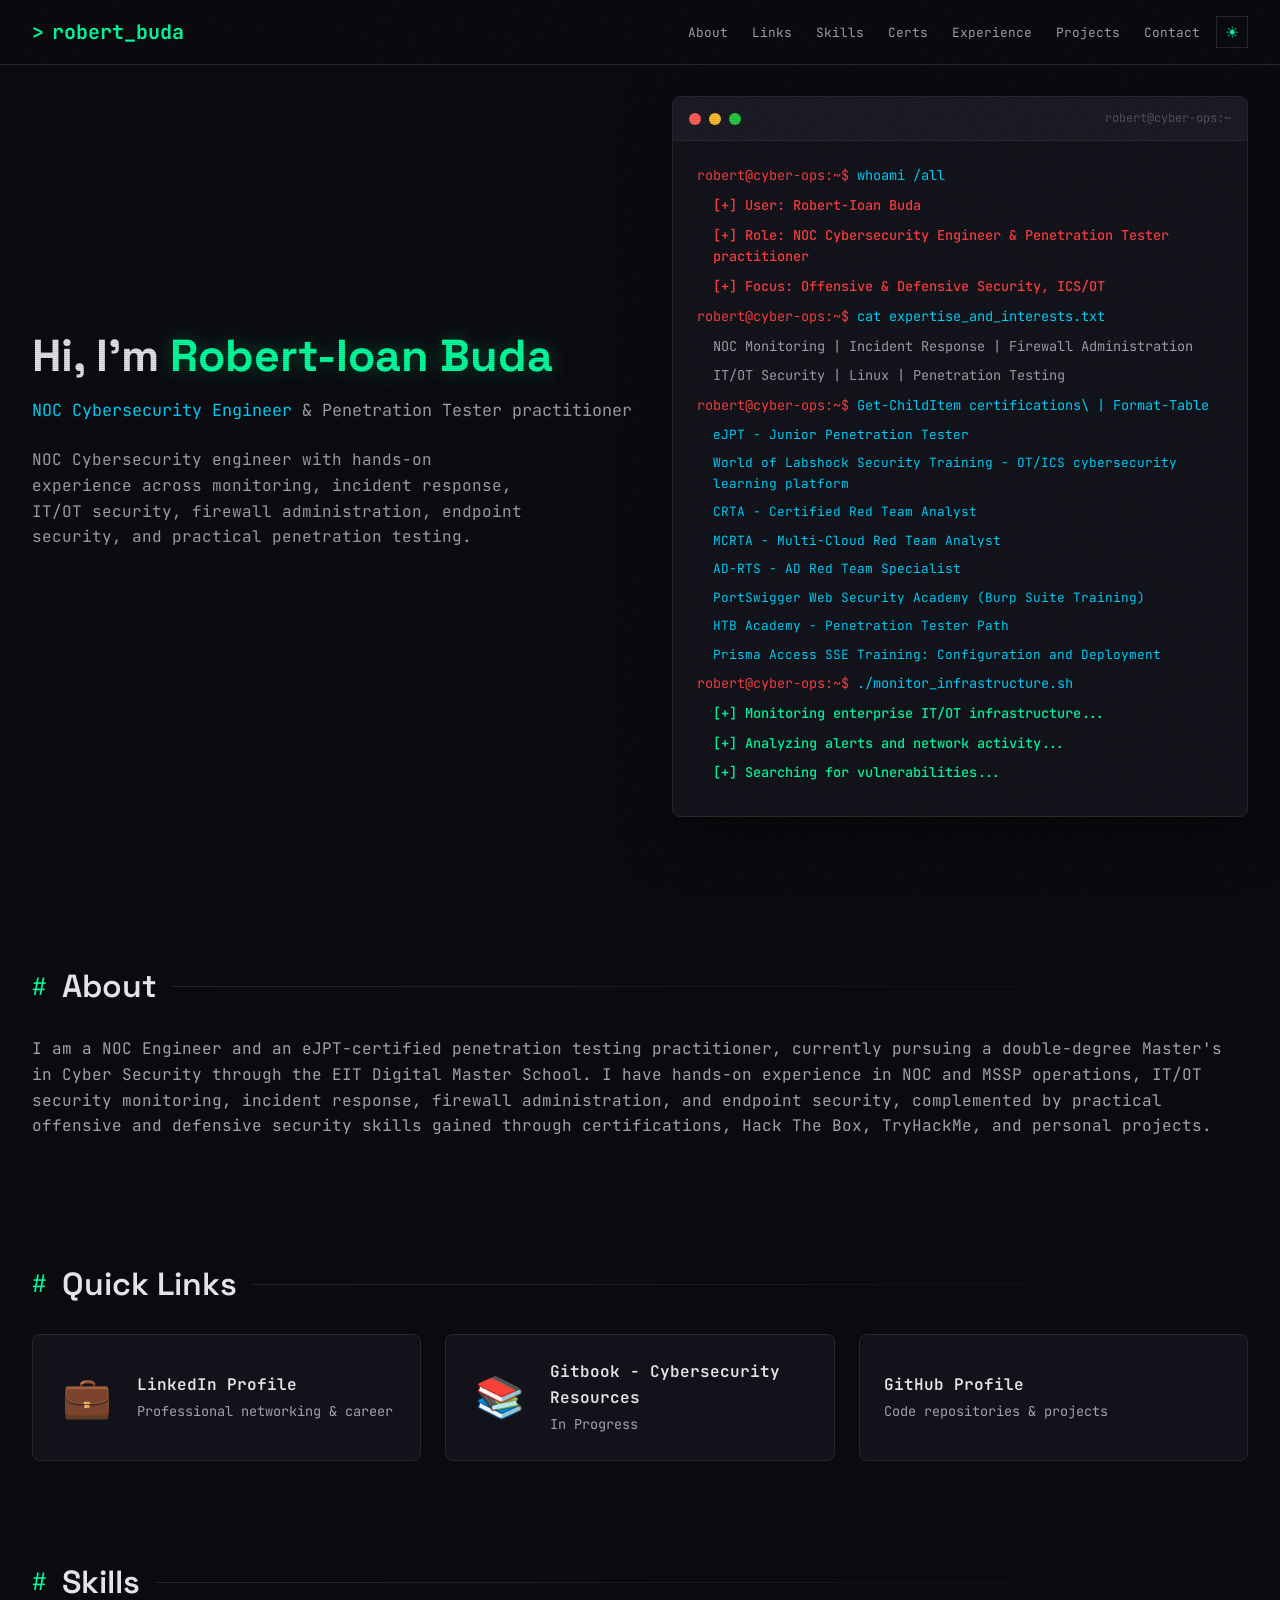
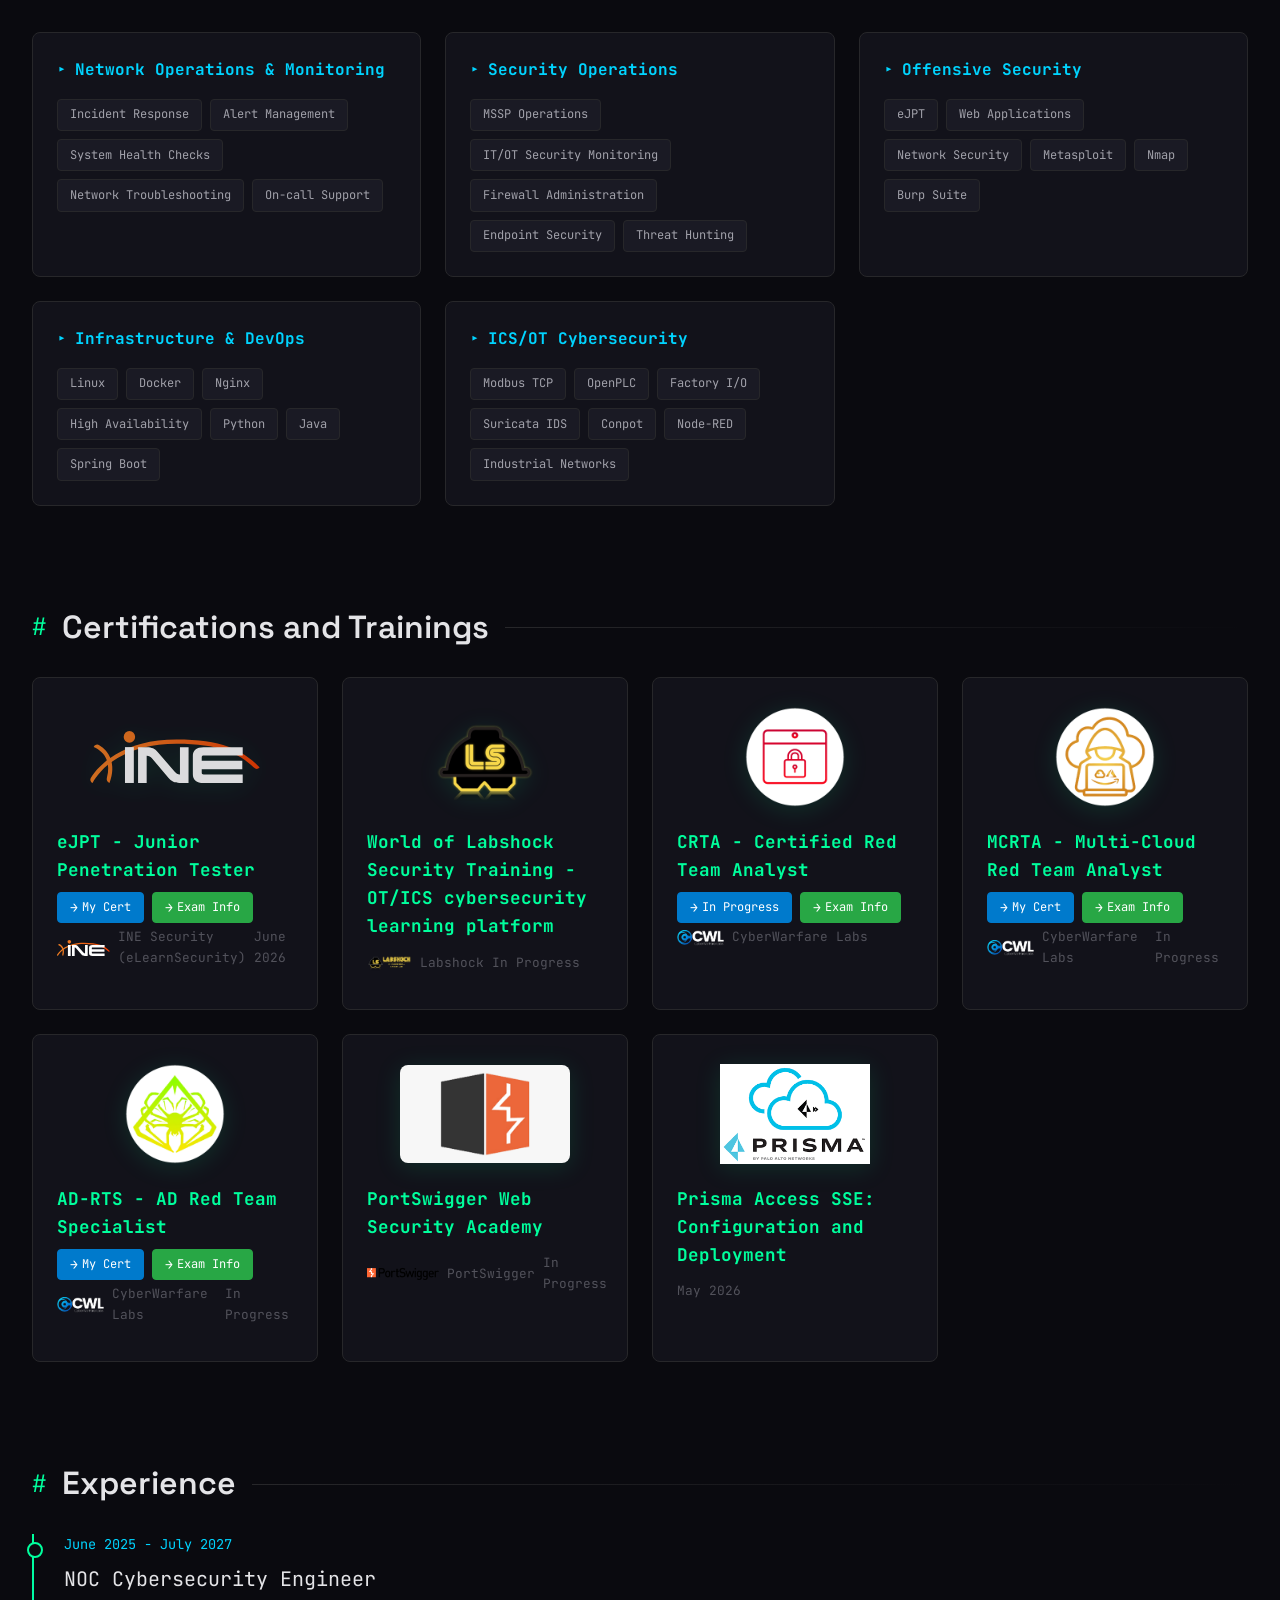
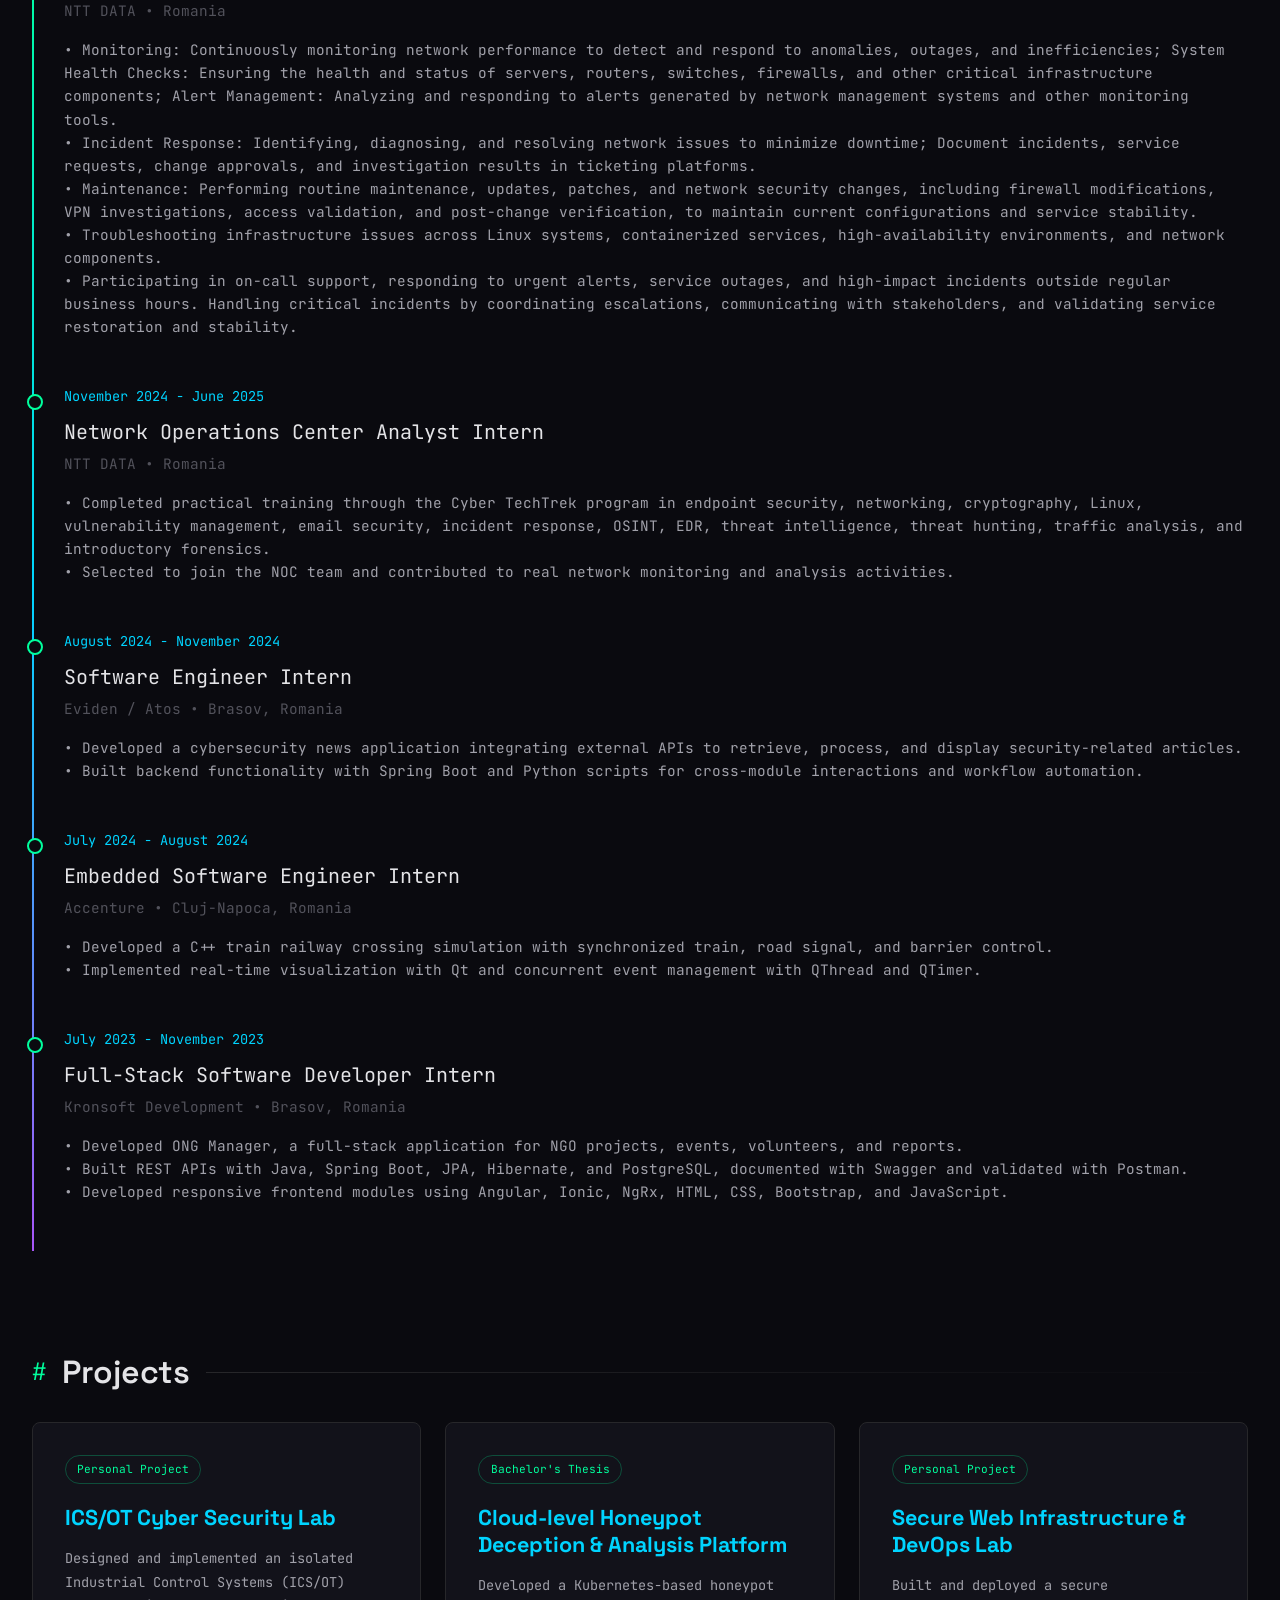
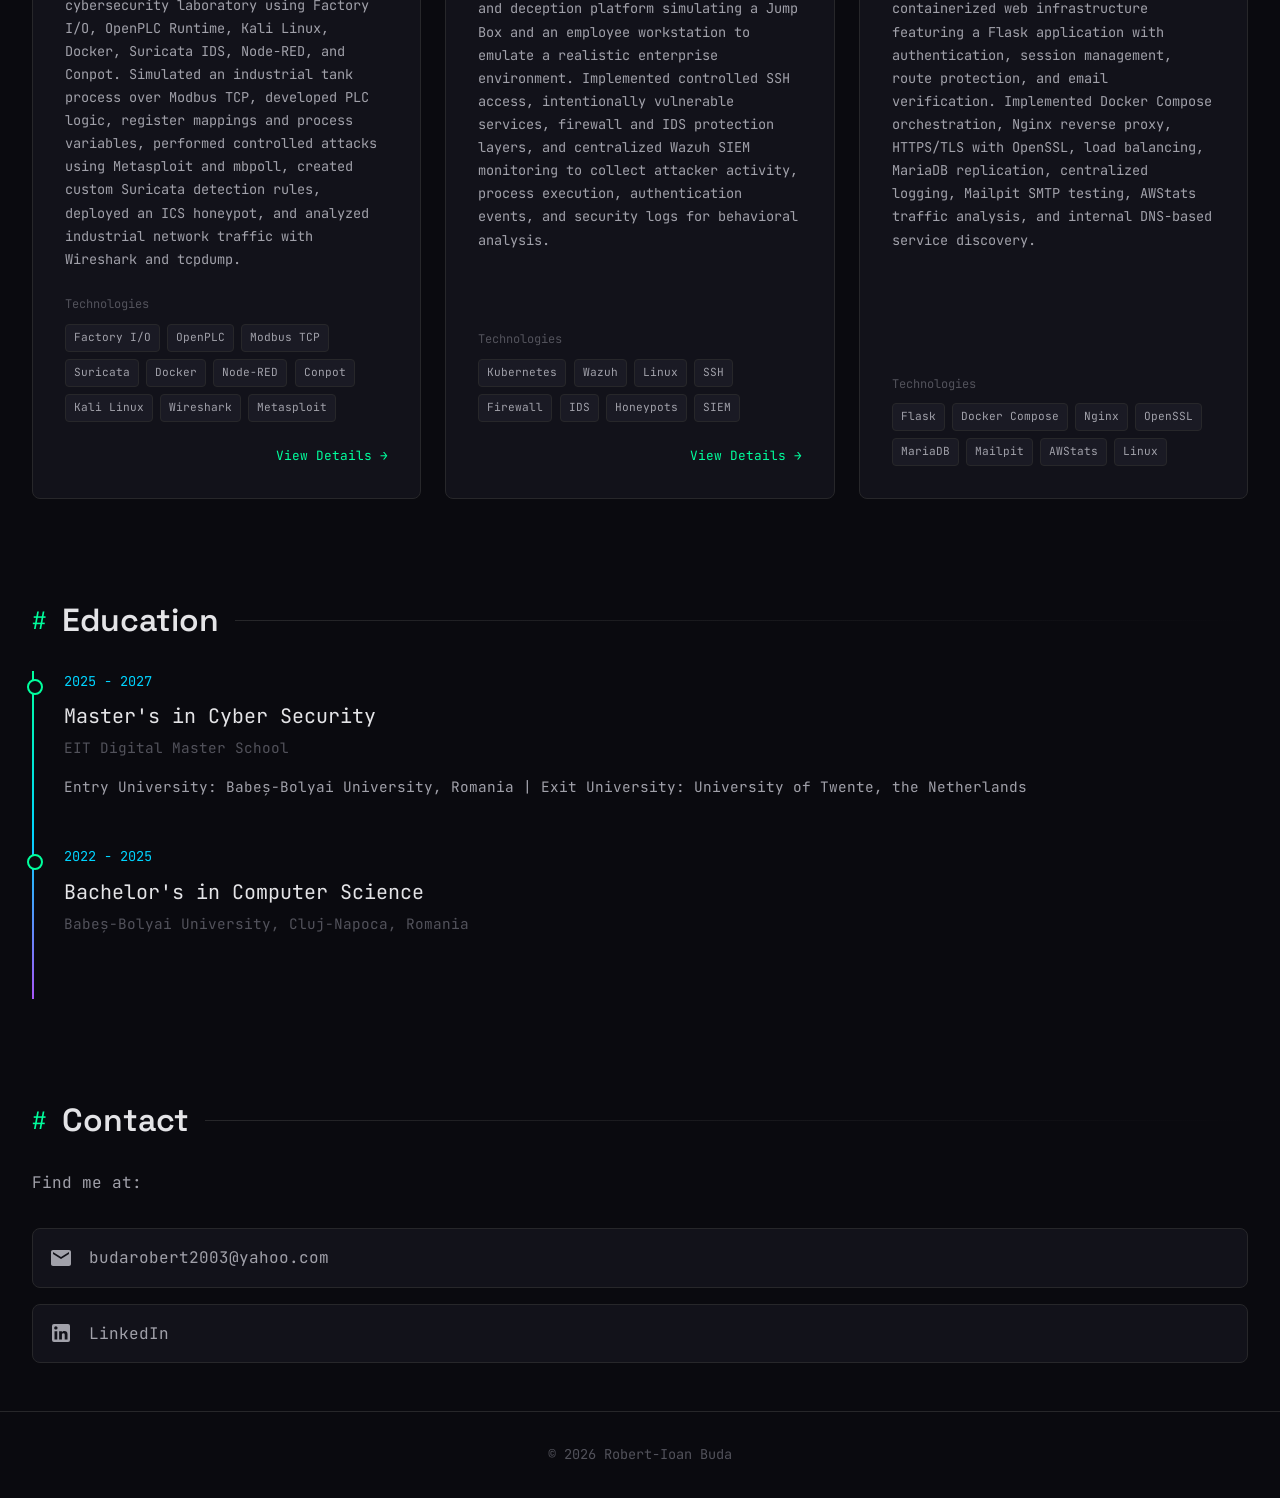
<file: index.html>
<!DOCTYPE html>
<html lang="en">
<head>
    <meta charset="UTF-8">
    <meta name="viewport" content="width=device-width, initial-scale=1.0">
    <title>Robert-Ioan Buda | NOC Cybersecurity Engineer & Penetration Tester practitioner</title>
    <link rel="preconnect" href="https://fonts.googleapis.com">
    <link rel="preconnect" href="https://fonts.gstatic.com" crossorigin>
    <link href="https://fonts.googleapis.com/css2?family=JetBrains+Mono:wght@300;400;500;600;700&family=Space+Grotesk:wght@300;400;500;600;700&display=swap" rel="stylesheet">

    <link rel="stylesheet" href="styles.css">
</head>
<body>
    <nav>
        <div class="nav-container">
            <a href="#" class="logo">robert_buda</a>
            <button class="mobile-menu-btn" onclick="toggleMenu()">☰</button>
            <ul class="nav-links" id="navLinks">
                <li><a href="#about">About</a></li>
                <li><a href="#links">Links</a></li>
                <li><a href="#skills">Skills</a></li>
                <li><a href="#certifications">Certs</a></li>
                <li><a href="#experience">Experience</a></li>
                <li><a href="#projects">Projects</a></li>
                <li><a href="#contact">Contact</a></li>
            </ul>
            <button class="theme-toggle" id="themeToggle" type="button" aria-label="Switch to light mode" title="Switch to light mode">☀</button>
        </div>
    </nav>

    <section class="hero">
        <div class="hero-container">
            <div class="hero-content">
                <div class="hero-text">
                    <h1>Hi, I'm <span class="name" id="heroName">Robert-Ioan Buda</span></h1>
                    <p class="role" id="heroRole"><span>NOC Cybersecurity Engineer</span> & Penetration Tester practitioner</p>
                    <p id="heroDescription">Offensive security specialist with expertise in web application testing, cloud security, mobile security, and DevSecOps. Breaking things to make them stronger.</p>
                    <!-- CV and contact actions are intentionally hidden while retained for future reuse.
                    <div class="hero-buttons">
                        <a href="/cv" class="btn btn-primary">View CV</a>
                        <a href="#contact" class="btn btn-secondary">Contact Me</a>
                    </div> -->
                </div>
                <div class="terminal">
                    <div class="terminal-header">
                        <span class="terminal-btn red"></span>
                        <span class="terminal-btn yellow"></span>
                        <span class="terminal-btn green"></span>
                        <span class="terminal-title">robert@cyber-ops:~</span>
                    </div>
                    <div class="terminal-body">
                        <div class="terminal-line"><span class="command-red">robert@cyber-ops:~$</span> <span class="command">whoami /all</span></div>
                        <div class="terminal-line output-red">[+] User: Robert-Ioan Buda</div>
                        <div class="terminal-line output-red">[+] Role: NOC Cybersecurity Engineer &amp; Penetration Tester practitioner</div>
                        <div class="terminal-line output-red">[+] Focus: Offensive &amp; Defensive Security, ICS/OT</div>
                        <div class="terminal-line"><span class="command-red">robert@cyber-ops:~$</span> <span class="command">cat expertise_and_interests.txt</span></div>
                        <div class="terminal-line output">NOC Monitoring | Incident Response | Firewall Administration</div>
                        <div class="terminal-line output">IT/OT Security | Linux | Penetration Testing</div>
                        <div class="terminal-line"><span class="command-red">robert@cyber-ops:~$</span> <span class="command">Get-ChildItem certifications\ | Format-Table</span></div>
                        <div class="terminal-line">
                            <div class="terminal-line output-cert">eJPT            - Junior Penetration Tester</div>
                            <div class="terminal-line output-cert">World of Labshock Security Training - OT/ICS cybersecurity learning platform</div>
                            <div class="terminal-line output-cert">CRTA            - Certified Red Team Analyst</div>
                            <div class="terminal-line output-cert">MCRTA           - Multi-Cloud Red Team Analyst</div>
                            <div class="terminal-line output-cert">AD-RTS          - AD Red Team Specialist</div>
                            <div class="terminal-line output-cert">PortSwigger Web Security Academy (Burp Suite Training)</div>
                            <div class="terminal-line output-cert">HTB Academy - Penetration Tester Path</div>
                            <div class="terminal-line output-cert">Prisma Access SSE Training: Configuration and Deployment</div>
                        </div>
                        <div class="terminal-line"><span class="command-red">robert@cyber-ops:~$</span> <span class="command">./monitor_infrastructure.sh</span></div>
                        <div class="terminal-line output-success">[+] Monitoring enterprise IT/OT infrastructure...</div>
                        <div class="terminal-line output-success">[+] Analyzing alerts and network activity...</div>
                        <div class="terminal-line output-success">[+] Searching for vulnerabilities...</div>
                    </div>

                </div>
            </div>
        </div>
    </section>

    <section id="about">
        <div class="section-header"><h2>About</h2></div>
        <div class="about-text" id="aboutText"></div>
    </section>

    <section id="links">
        <div class="section-header"><h2>Quick Links</h2></div>
        <div class="links-grid" id="linksGrid"></div>
    </section>

    <section id="skills">
        <div class="section-header"><h2>Skills</h2></div>
        <div class="skills-grid" id="skillsGrid"></div>
    </section>

    <section id="certifications">
        <div class="section-header"><h2>Certifications and Trainings</h2></div>
        <div class="certs-grid" id="certsGrid"></div>
    </section>

    <section id="experience">
        <div class="section-header"><h2>Experience</h2></div>
        <div class="timeline">
            <!-- Experience items loaded dynamically from profile-data.json -->
        </div>
    </section>

    <section id="projects">
        <div class="section-header"><h2>Projects</h2></div>
        <div class="projects-grid" id="projectsGrid"></div>
    </section>

    <section id="education">
        <div class="section-header"><h2>Education</h2></div>
        <div class="timeline" id="educationTimeline"></div>
    </section>


    <section id="contact">
        <div class="section-header"><h2>Contact</h2></div>
        <div class="contact-info">
            <div class="contact-text"><p>Find me at:</p></div>
            <div class="contact-links" id="contactLinks"></div>
        </div>
    </section>

    <footer>
        <p>© 2026 Robert-Ioan Buda</p>
    </footer>

    <script src="script.js"></script>
</body>
</html>
</file>
<file: styles.css>
:root {
    --bg-primary: #0a0a0f;
    --bg-secondary: #12121a;
    --bg-tertiary: #1a1a24;
    --accent-green: #00ff9d;
    --accent-green-dim: #00ff9d40;
    --accent-cyan: #00d4ff;
    --accent-purple: #a855f7;
    --accent-red: #ff3e3e;
    --accent-orange: #ff9500;
    --accent-pink: #ff6b9d;
    --text-primary: #e4e4e7;
    --text-secondary: #a1a1aa;
    --text-dim: #52525b;
    --border-color: #27272a;
    --glow-green: 0 0 20px rgba(0, 255, 157, 0.3);
    --glow-cyan: 0 0 20px rgba(0, 212, 255, 0.3);
    --nav-bg: rgba(10, 10, 15, 0.95);
}

:root[data-theme="light"] {
    --bg-primary: #f5f7f9;
    --bg-secondary: #ffffff;
    --bg-tertiary: #e8edf1;
    --text-primary: #17212b;
    --text-secondary: #4b5965;
    --text-dim: #71808d;
    --border-color: #cbd5dc;
    --accent-green: #087f55;
    --accent-green-dim: #087f5526;
    --accent-cyan: #087c99;
    --glow-green: 0 0 20px rgba(8, 127, 85, 0.18);
    --nav-bg: rgba(245, 247, 249, 0.95);
}

* { margin: 0; padding: 0; box-sizing: border-box; }
html { scroll-behavior: smooth; }

body {
    font-family: 'JetBrains Mono', monospace;
    background: var(--bg-primary);
    color: var(--text-primary);
    line-height: 1.6;
    overflow-x: hidden;
}

body::before {
    content: '';
    position: fixed;
    top: 0; left: 0;
    width: 100%; height: 100%;
    pointer-events: none;
    background: repeating-linear-gradient(0deg, rgba(0,0,0,0.1) 0px, rgba(0,0,0,0.1) 1px, transparent 1px, transparent 2px);
    z-index: 9999;
}

body::after {
    content: '';
    position: fixed;
    top: 0; left: 0;
    width: 100%; height: 100%;
    pointer-events: none;
    opacity: 0.03;
    background-image: url("data:image/svg+xml,%3Csvg viewBox='0 0 400 400' xmlns='http://www.w3.org/2000/svg'%3E%3Cfilter id='n'%3E%3CfeTurbulence type='fractalNoise' baseFrequency='0.9' numOctaves='4' stitchTiles='stitch'/%3E%3C/filter%3E%3Crect width='100%25' height='100%25' filter='url(%23n)'/%3E%3C/svg%3E");
    z-index: 9998;
}

::selection { background: var(--accent-green); color: var(--bg-primary); }

nav {
    position: fixed;
    top: 0; left: 0; right: 0;
    z-index: 1000;
    padding: 1rem 2rem;
    background: var(--nav-bg);
    backdrop-filter: blur(10px);
    border-bottom: 1px solid var(--border-color);
}

.nav-container {
    max-width: 1400px;
    margin: 0 auto;
    display: flex;
    justify-content: space-between;
    align-items: center;
}

.logo {
    font-size: 1.25rem;
    font-weight: 700;
    color: var(--accent-green);
    text-decoration: none;
    display: flex;
    align-items: center;
    gap: 0.5rem;
}

.logo::before { content: '>'; animation: blink 1s step-end infinite; }
@keyframes blink { 50% { opacity: 0; } }

.nav-links {
    display: flex;
    gap: 1.5rem;
    margin-left: auto;
    list-style: none;
}

.nav-links a {
    color: var(--text-secondary);
    text-decoration: none;
    font-size: 0.8rem;
    transition: color 0.3s ease;
}

.nav-links a:hover { color: var(--accent-green); }

.theme-toggle {
    background: transparent;
    border: 1px solid var(--border-color);
    color: var(--accent-green);
    width: 2rem;
    height: 2rem;
    margin-left: 1rem;
    font-size: 1rem;
    cursor: pointer;
    transition: all 0.3s ease;
}

.theme-toggle:hover { background: var(--accent-green-dim); }

.mobile-menu-btn {
    display: none;
    background: none;
    border: none;
    color: var(--accent-green);
    font-size: 1.5rem;
    cursor: pointer;
}

.hero {
    min-height: 100vh;
    display: flex;
    align-items: center;
    padding: 6rem 2rem;
}

.hero-container {
    max-width: 1400px;
    margin: 0 auto;
    width: 100%;
}

.hero-content {
    display: grid;
    grid-template-columns: 1fr 1fr;
    gap: 4rem;
    align-items: center;
}

.hero-text h1 {
    font-family: 'Space Grotesk', sans-serif;
    font-size: 2.8rem;
    font-weight: 700;
    margin-bottom: 1rem;
    line-height: 1.1;
    white-space: nowrap;
}

.hero-text h1 .name {
    color: var(--accent-green);
    text-shadow: var(--glow-green);
}

.hero-text .role {
    font-size: 1.05rem;
    color: var(--text-secondary);
    margin-bottom: 1.5rem;
    white-space: nowrap;
}

.hero-text .role span { color: var(--accent-cyan); }

.hero-text p {
    color: var(--text-secondary);
    margin-bottom: 2rem;
    max-width: 500px;
}

.hero-buttons {
    display: flex;
    gap: 1rem;
    flex-wrap: wrap;
}

.btn {
    padding: 0.75rem 1.5rem;
    font-family: 'JetBrains Mono', monospace;
    font-size: 0.9rem;
    text-decoration: none;
    border: 1px solid var(--accent-green);
    transition: all 0.3s ease;
    cursor: pointer;
}

.btn-primary {
    background: var(--accent-green);
    color: var(--bg-primary);
}

.btn-primary:hover {
    box-shadow: var(--glow-green);
    transform: translateY(-2px);
}

.btn-secondary {
    background: transparent;
    color: var(--accent-green);
}

.btn-secondary:hover { background: var(--accent-green-dim); }

.terminal {
    background: var(--bg-secondary);
    border: 1px solid var(--border-color);
    border-radius: 8px;
    overflow: hidden;
    box-shadow: 0 20px 50px rgba(0, 0, 0, 0.5);
}

.terminal-header {
    background: var(--bg-tertiary);
    padding: 0.75rem 1rem;
    display: flex;
    align-items: center;
    gap: 0.5rem;
    border-bottom: 1px solid var(--border-color);
}

.terminal-btn { width: 12px; height: 12px; border-radius: 50%; }
.terminal-btn.red { background: #ff5f56; }
.terminal-btn.yellow { background: #ffbd2e; }
.terminal-btn.green { background: #27ca40; }

.terminal-title {
    margin-left: auto;
    font-size: 0.75rem;
    color: var(--text-dim);
}

.terminal-body {
    padding: 1.5rem;
    font-size: 0.85rem;
    min-height: 300px;
}

.terminal-line {
    margin-bottom: 0.5rem;
    opacity: 0;
    animation: fadeIn 0.5s ease forwards;
}

.terminal-line:nth-child(1) { animation-delay: 0.1s; }
.terminal-line:nth-child(2) { animation-delay: 0.2s; }
.terminal-line:nth-child(3) { animation-delay: 0.3s; }
.terminal-line:nth-child(4) { animation-delay: 0.4s; }
.terminal-line:nth-child(5) { animation-delay: 0.5s; }
.terminal-line:nth-child(6) { animation-delay: 0.6s; }
.terminal-line:nth-child(7) { animation-delay: 0.7s; }
.terminal-line:nth-child(8) { animation-delay: 0.8s; }
.terminal-line:nth-child(9) { animation-delay: 0.9s; }
.terminal-line:nth-child(10) { animation-delay: 1s; }
.terminal-line:nth-child(11) { animation-delay: 1.1s; }
.terminal-line:nth-child(12) { animation-delay: 1.2s; }
.terminal-line:nth-child(13) { animation-delay: 1.3s; }
.terminal-line:nth-child(14) { animation-delay: 1.4s; }
.terminal-line:nth-child(15) { animation-delay: 1.5s; }
.terminal-line:nth-child(16) { animation-delay: 1.6s; }
.terminal-line:nth-child(17) { animation-delay: 1.7s; }
.terminal-line:nth-child(18) { animation-delay: 1.8s; }
.terminal-line:nth-child(19) { animation-delay: 1.9s; }
.terminal-line:nth-child(20) { animation-delay: 2s; }
.terminal-line:nth-child(21) { animation-delay: 2.1s; }
.terminal-line:nth-child(22) { animation-delay: 2.2s; }
.terminal-line:nth-child(23) { animation-delay: 2.3s; }
.terminal-line:nth-child(24) { animation-delay: 2.4s; }
.terminal-line:nth-child(25) { animation-delay: 2.5s; }

@keyframes fadeIn { to { opacity: 1; } }

.prompt { color: var(--accent-green); }
.command { color: var(--accent-cyan); }
.output { color: var(--text-secondary); padding-left: 1rem; }
.highlight { color: var(--accent-purple); }
.highlight-orange { color: var(--accent-orange); }

/* Evil-WinRM Red Team Terminal Styles */
.prompt-red { color: var(--accent-red); font-weight: 600; }
.command-red { color: var(--accent-red); }
.output-red { color: var(--accent-red); padding-left: 1rem; font-weight: 500; }
.output-cert { color: var(--accent-cyan); padding-left: 1rem; font-size: 0.8rem; }
.output-success { color: var(--accent-green); padding-left: 1rem; font-weight: 500; }

section {
    padding: 3rem 2rem;
    max-width: 1400px;
    margin: 0 auto;
}

.section-header {
    display: flex;
    align-items: center;
    gap: 1rem;
    margin-bottom: 1.5rem;
}

.section-header h2 {
    font-family: 'Space Grotesk', sans-serif;
    font-size: 2rem;
    font-weight: 600;
}

.section-header::before {
    content: '#';
    color: var(--accent-green);
    font-size: 1.5rem;
}

.section-header::after {
    content: '';
    flex: 1;
    height: 1px;
    background: linear-gradient(to right, var(--border-color), transparent);
}

.about-content {
    display: grid;
    grid-template-columns: 2fr 1fr;
    gap: 4rem;
}

.about-text p {
    color: var(--text-secondary);
    margin-bottom: 1.5rem;
}

.about-stats { display: grid; gap: 1.5rem; }

.stat-item {
    background: var(--bg-secondary);
    border: 1px solid var(--border-color);
    padding: 1.5rem;
    border-radius: 8px;
    transition: all 0.3s ease;
}

.stat-item:hover {
    border-color: var(--accent-green);
    transform: translateX(-5px);
}

.stat-item .number {
    font-size: 2rem;
    font-weight: 700;
    color: var(--accent-green);
    text-shadow: var(--glow-green);
}

.stat-item .label {
    color: var(--text-dim);
    font-size: 0.85rem;
    margin-top: 0.25rem;
}

.skills-grid {
    display: grid;
    grid-template-columns: repeat(auto-fit, minmax(300px, 1fr));
    gap: 1.5rem;
}

.skill-category {
    background: var(--bg-secondary);
    border: 1px solid var(--border-color);
    padding: 1.5rem;
    border-radius: 8px;
    transition: all 0.3s ease;
}

.skill-category:hover { border-color: var(--accent-cyan); }

.skill-category h3 {
    color: var(--accent-cyan);
    margin-bottom: 1rem;
    font-size: 1rem;
    display: flex;
    align-items: center;
    gap: 0.5rem;
}

.skill-category h3::before { content: '▸'; }

.skill-tags {
    display: flex;
    flex-wrap: wrap;
    gap: 0.5rem;
}

.skill-tag {
    background: var(--bg-tertiary);
    color: var(--text-secondary);
    padding: 0.35rem 0.75rem;
    font-size: 0.75rem;
    border-radius: 4px;
    border: 1px solid var(--border-color);
    transition: all 0.3s ease;
}

.skill-tag:hover {
    border-color: var(--accent-green);
    color: var(--accent-green);
}

.writeups-grid {
    display: grid;
    grid-template-columns: repeat(auto-fit, minmax(350px, 1fr));
    gap: 1.5rem;
}

.writeup-card {
    background: var(--bg-secondary);
    border: 1px solid var(--border-color);
    border-radius: 8px;
    overflow: hidden;
    transition: all 0.3s ease;
    text-decoration: none;
    display: block;
}

.writeup-card:hover {
    transform: translateY(-5px);
    border-color: var(--accent-purple);
    box-shadow: 0 10px 30px rgba(168, 85, 247, 0.1);
}

.writeup-header {
    padding: 1.5rem;
    border-bottom: 1px solid var(--border-color);
}

.writeup-platform {
    display: inline-block;
    padding: 0.25rem 0.75rem;
    font-size: 0.7rem;
    border-radius: 4px;
    margin-bottom: 0.75rem;
    font-weight: 600;
}

.platform-thm { background: #1db954; color: #000; }
.platform-htb { background: #9fef00; color: #000; }
.platform-pwned { background: #ff6b35; color: #000; }
.platform-mobile { background: #a855f7; color: #fff; }

.writeup-title {
    color: var(--text-primary);
    font-size: 1.1rem;
    margin-bottom: 0.5rem;
}

.writeup-body { padding: 1.5rem; }

.writeup-tags {
    display: flex;
    flex-wrap: wrap;
    gap: 0.5rem;
}

.writeup-tag {
    background: var(--bg-tertiary);
    color: var(--text-dim);
    padding: 0.25rem 0.5rem;
    font-size: 0.7rem;
    border-radius: 3px;
}

.resources-container {
    display: grid;
    grid-template-columns: repeat(auto-fit, minmax(350px, 1fr));
    gap: 2rem;
}

.resource-section {
    background: var(--bg-secondary);
    border: 1px solid var(--border-color);
    border-radius: 8px;
    padding: 1.5rem;
}

.resource-section h3 {
    color: var(--accent-orange);
    margin-bottom: 1rem;
    font-size: 1rem;
    display: flex;
    align-items: center;
    gap: 0.5rem;
}

.resource-section h3::before { content: '📂'; }

.resource-list { list-style: none; }

.resource-list li {
    padding: 0.5rem 0;
    border-bottom: 1px solid var(--border-color);
    color: var(--text-secondary);
    font-size: 0.85rem;
}

.resource-list li:last-child { border-bottom: none; }
.resource-list li::before { content: '→ '; color: var(--accent-green); }

.certs-grid {
    display: grid;
    grid-template-columns: repeat(auto-fit, minmax(280px, 1fr));
    gap: 1.5rem;
}

.cert-card {
    background: var(--bg-secondary);
    border: 1px solid var(--border-color);
    padding: 1.5rem;
    border-radius: 8px;
    transition: all 0.3s ease;
    position: relative;
    overflow: hidden;
}

.cert-card::before {
    content: '';
    position: absolute;
    top: 0; left: 0;
    width: 4px;
    height: 100%;
    background: var(--accent-green);
    transform: scaleY(0);
    transition: transform 0.3s ease;
}

.cert-card:hover::before { transform: scaleY(1); }

.cert-card:hover {
    transform: translateY(-5px);
    box-shadow: 0 10px 30px rgba(0, 255, 157, 0.1);
}

.cert-card h4 {
    color: var(--accent-green);
    font-size: 1.1rem;
    margin-bottom: 0.5rem;
}

.cert-card .issuer {
    color: var(--text-dim);
    font-size: 0.8rem;
    margin-bottom: 0.75rem;
    display: flex;
    align-items: center;
    gap: 0.5rem;
}

.cert-badge-wrap {
    display: flex;
    justify-content: center;
    align-items: center;
    height: 110px;
    margin-bottom: 1rem;
}

.cert-badge {
    max-height: 100px;
    max-width: 170px;
    object-fit: contain;
    filter: drop-shadow(0 4px 12px rgba(0, 255, 157, 0.12));
}

.cert-badge--brand {
    max-height: 60px;
    opacity: 0.85;
}

.cert-badge--rounded {
    border-radius: 8px;
}

.issuer-logo {
    height: 16px;
    width: auto;
    max-width: 72px;
    object-fit: contain;
    flex-shrink: 0;
}

.cert-card .description {
    color: var(--text-secondary);
    font-size: 0.85rem;
}

.cert-personal-link, .cert-issuer-link {
    color: inherit;
    text-decoration: none;
    font-size: 0.85em;
    opacity: 0.7;
}
.cert-personal-link:hover, .cert-issuer-link:hover {
    opacity: 1;
    text-decoration: underline;
}

.cert-buttons {
    display: flex;
    gap: 8px;
    margin: 4px 0;
    flex-wrap: wrap;
}
.cert-btn {
    padding: 4px 12px;
    font-size: 0.75em;
    border: 1px solid #333;
    border-radius: 4px;
    text-decoration: none;
    color: #fff;
    background: #333;
    transition: all 0.2s;
    display: inline-flex;
    align-items: center;
    gap: 4px;
    cursor: pointer;
}
.cert-btn::before {
    content: '→';
    font-size: 1.1em;
    transition: transform 0.2s;
}
.cert-personal {
    background: #007acc;
    border-color: #007acc;
}
.cert-official {
    background: #28a745;
    border-color: #28a745;
}
.cert-btn:hover {
    opacity: 0.9;
    transform: translateY(-2px);
    box-shadow: 0 4px 8px rgba(0, 0, 0, 0.3);
}
.cert-btn:hover::after {
    transform: translateX(2px);
}



.timeline {
    position: relative;
    padding-left: 2rem;
}

.timeline::before {
    content: '';
    position: absolute;
    left: 0;
    top: 0;
    bottom: 0;
    width: 2px;
    background: linear-gradient(to bottom, var(--accent-green), var(--accent-cyan), var(--accent-purple));
}

.timeline-item {
    position: relative;
    padding-bottom: 3rem;
}

.timeline-item::before {
    content: '';
    position: absolute;
    left: -2rem;
    top: 0.5rem;
    width: 12px;
    height: 12px;
    background: var(--bg-primary);
    border: 2px solid var(--accent-green);
    border-radius: 50%;
    transform: translateX(-5px);
}

.timeline-item:hover::before {
    background: var(--accent-green);
    box-shadow: var(--glow-green);
}

.timeline-date {
    color: var(--accent-cyan);
    font-size: 0.85rem;
    margin-bottom: 0.5rem;
}

.timeline-title {
    font-size: 1.25rem;
    margin-bottom: 0.25rem;
}

.timeline-company {
    color: var(--text-dim);
    font-size: 0.9rem;
    margin-bottom: 1rem;
}

.timeline-description {
    color: var(--text-secondary);
    font-size: 0.9rem;
}

.contact-content {
    display: grid;
    grid-template-columns: 1fr 1fr;
    gap: 4rem;
}

.contact-text p {
    color: var(--text-secondary);
    margin-bottom: 2rem;
}

.contact-links {
    display: flex;
    flex-direction: column;
    gap: 1rem;
}

.contact-link {
    display: flex;
    align-items: center;
    gap: 1rem;
    color: var(--text-secondary);
    text-decoration: none;
    padding: 1rem;
    background: var(--bg-secondary);
    border: 1px solid var(--border-color);
    border-radius: 8px;
    transition: all 0.3s ease;
}

.contact-link:hover {
    border-color: var(--accent-green);
    color: var(--accent-green);
    transform: translateX(10px);
}

.contact-link svg {
    width: 24px;
    height: 24px;
    fill: currentColor;
}

.contact-form {
    display: flex;
    flex-direction: column;
    gap: 1rem;
}

.form-group {
    display: flex;
    flex-direction: column;
    gap: 0.5rem;
}

.form-group label {
    color: var(--text-dim);
    font-size: 0.85rem;
}

.form-group input,
.form-group textarea {
    background: var(--bg-secondary);
    border: 1px solid var(--border-color);
    padding: 0.75rem 1rem;
    color: var(--text-primary);
    font-family: 'JetBrains Mono', monospace;
    font-size: 0.9rem;
    border-radius: 4px;
    transition: border-color 0.3s ease;
}

.form-group input:focus,
.form-group textarea:focus {
    outline: none;
    border-color: var(--accent-green);
}

.form-group textarea {
    resize: vertical;
    min-height: 120px;
}

footer {
    text-align: center;
    padding: 2rem;
    border-top: 1px solid var(--border-color);
    color: var(--text-dim);
    font-size: 0.85rem;
}

footer span { color: var(--accent-green); }
footer a { color: var(--accent-cyan); }

.tabs {
    display: flex;
    gap: 0.5rem;
    margin-bottom: 2rem;
    flex-wrap: wrap;
}

.tab-btn {
    padding: 0.5rem 1rem;
    background: var(--bg-secondary);
    border: 1px solid var(--border-color);
    color: var(--text-secondary);
    font-family: 'JetBrains Mono', monospace;
    font-size: 0.85rem;
    cursor: pointer;
    border-radius: 4px;
    transition: all 0.3s ease;
}

.tab-btn:hover,
.tab-btn.active {
    border-color: var(--accent-green);
    color: var(--accent-green);
}

/* Links Section Styles */
.links-grid {
    display: grid;
    grid-template-columns: repeat(auto-fit, minmax(320px, 1fr));
    gap: 1.5rem;
}

.projects-grid {
    display: grid;
    grid-template-columns: repeat(3, minmax(0, 1fr));
    gap: 1.5rem;
}

.project-card {
    background: var(--bg-secondary);
    border: 1px solid var(--border-color);
    border-radius: 8px;
    padding: 2rem;
    min-height: 470px;
    display: flex;
    flex-direction: column;
    transition: all 0.3s ease;
}

.project-card:hover {
    border-color: var(--accent-cyan);
    box-shadow: var(--glow-cyan);
    transform: translateY(-5px);
}

.project-badge {
    align-self: flex-start;
    padding: 0.3rem 0.7rem;
    margin-bottom: 1.25rem;
    border: 1px solid var(--accent-green-dim);
    border-radius: 999px;
    color: var(--accent-green);
    font-size: 0.7rem;
}

.project-title {
    color: var(--accent-cyan);
    font-family: 'Space Grotesk', sans-serif;
    font-size: 1.35rem;
    line-height: 1.25;
    margin-bottom: 1rem;
}

.project-description {
    color: var(--text-secondary);
    font-size: 0.85rem;
    line-height: 1.7;
    margin-bottom: 1.5rem;
}

.project-technologies {
    margin-top: auto;
}

.project-technologies-label {
    display: block;
    color: var(--text-dim);
    font-size: 0.75rem;
    margin-bottom: 0.6rem;
}

.project-tech-list {
    display: flex;
    flex-wrap: wrap;
    gap: 0.45rem;
}

.project-tech {
    background: var(--bg-tertiary);
    border: 1px solid var(--border-color);
    border-radius: 4px;
    color: var(--text-secondary);
    font-size: 0.7rem;
    padding: 0.25rem 0.5rem;
}

.project-link {
    align-self: flex-end;
    margin-top: 1.5rem;
    color: var(--accent-green);
    font-size: 0.8rem;
    text-decoration: none;
    transition: color 0.3s ease;
}

.project-link:hover { color: var(--accent-cyan); }

@media (max-width: 1024px) {
    .projects-grid { grid-template-columns: repeat(2, minmax(0, 1fr)); }
}

@media (max-width: 768px) {
    .projects-grid { grid-template-columns: 1fr; }
}

.link-card {
    background: var(--bg-secondary);
    border: 1px solid var(--border-color);
    border-radius: 8px;
    padding: 1.5rem;
    display: flex;
    align-items: center;
    gap: 1.25rem;
    text-decoration: none;
    transition: all 0.3s ease;
    position: relative;
    overflow: hidden;
}

.link-card::before {
    content: '';
    position: absolute;
    top: 0;
    left: 0;
    width: 4px;
    height: 100%;
    background: var(--accent-green);
    transform: scaleY(0);
    transition: transform 0.3s ease;
}

.link-card:hover::before {
    transform: scaleY(1);
}

.link-card:hover {
    transform: translateY(-5px);
    border-color: var(--accent-green);
    box-shadow: 0 10px 30px rgba(0, 255, 157, 0.1);
}

.link-icon {
    font-size: 2.5rem;
    min-width: 60px;
    display: flex;
    align-items: center;
    justify-content: center;
    transition: transform 0.3s ease;
}

.link-card:hover .link-icon {
    transform: scale(1.1);
}

.link-content {
    flex: 1;
}

.link-title {
    color: var(--text-primary);
    font-size: 1rem;
    font-weight: 600;
    margin-bottom: 0.25rem;
    transition: color 0.3s ease;
}

.link-card:hover .link-title {
    color: var(--accent-green);
}

.link-description {
    color: var(--text-secondary);
    font-size: 0.85rem;
    margin: 0;
}

@media (max-width: 1024px) {
    .nav-links {
        display: none;
        position: absolute;
        top: 100%;
        left: 0; right: 0;
        background: var(--bg-primary);
        flex-direction: column;
        padding: 1rem;
        border-bottom: 1px solid var(--border-color);
    }
    .nav-links.active { display: flex; }
    .mobile-menu-btn { display: block; }
}


@media (max-width: 768px) {
    .hero-content { grid-template-columns: 1fr; text-align: center; }
    .hero-text h1 { font-size: 2.1rem; }
    .hero-text .role { font-size: 0.78rem; }
    .hero-buttons { justify-content: center; }
    .terminal { margin-top: 2rem; }
    .about-content, .contact-content { grid-template-columns: 1fr; }
    section { padding: 2rem 1.5rem; }
    .writeups-grid { grid-template-columns: 1fr; }
    .links-grid { grid-template-columns: 1fr; }
}
</file>
